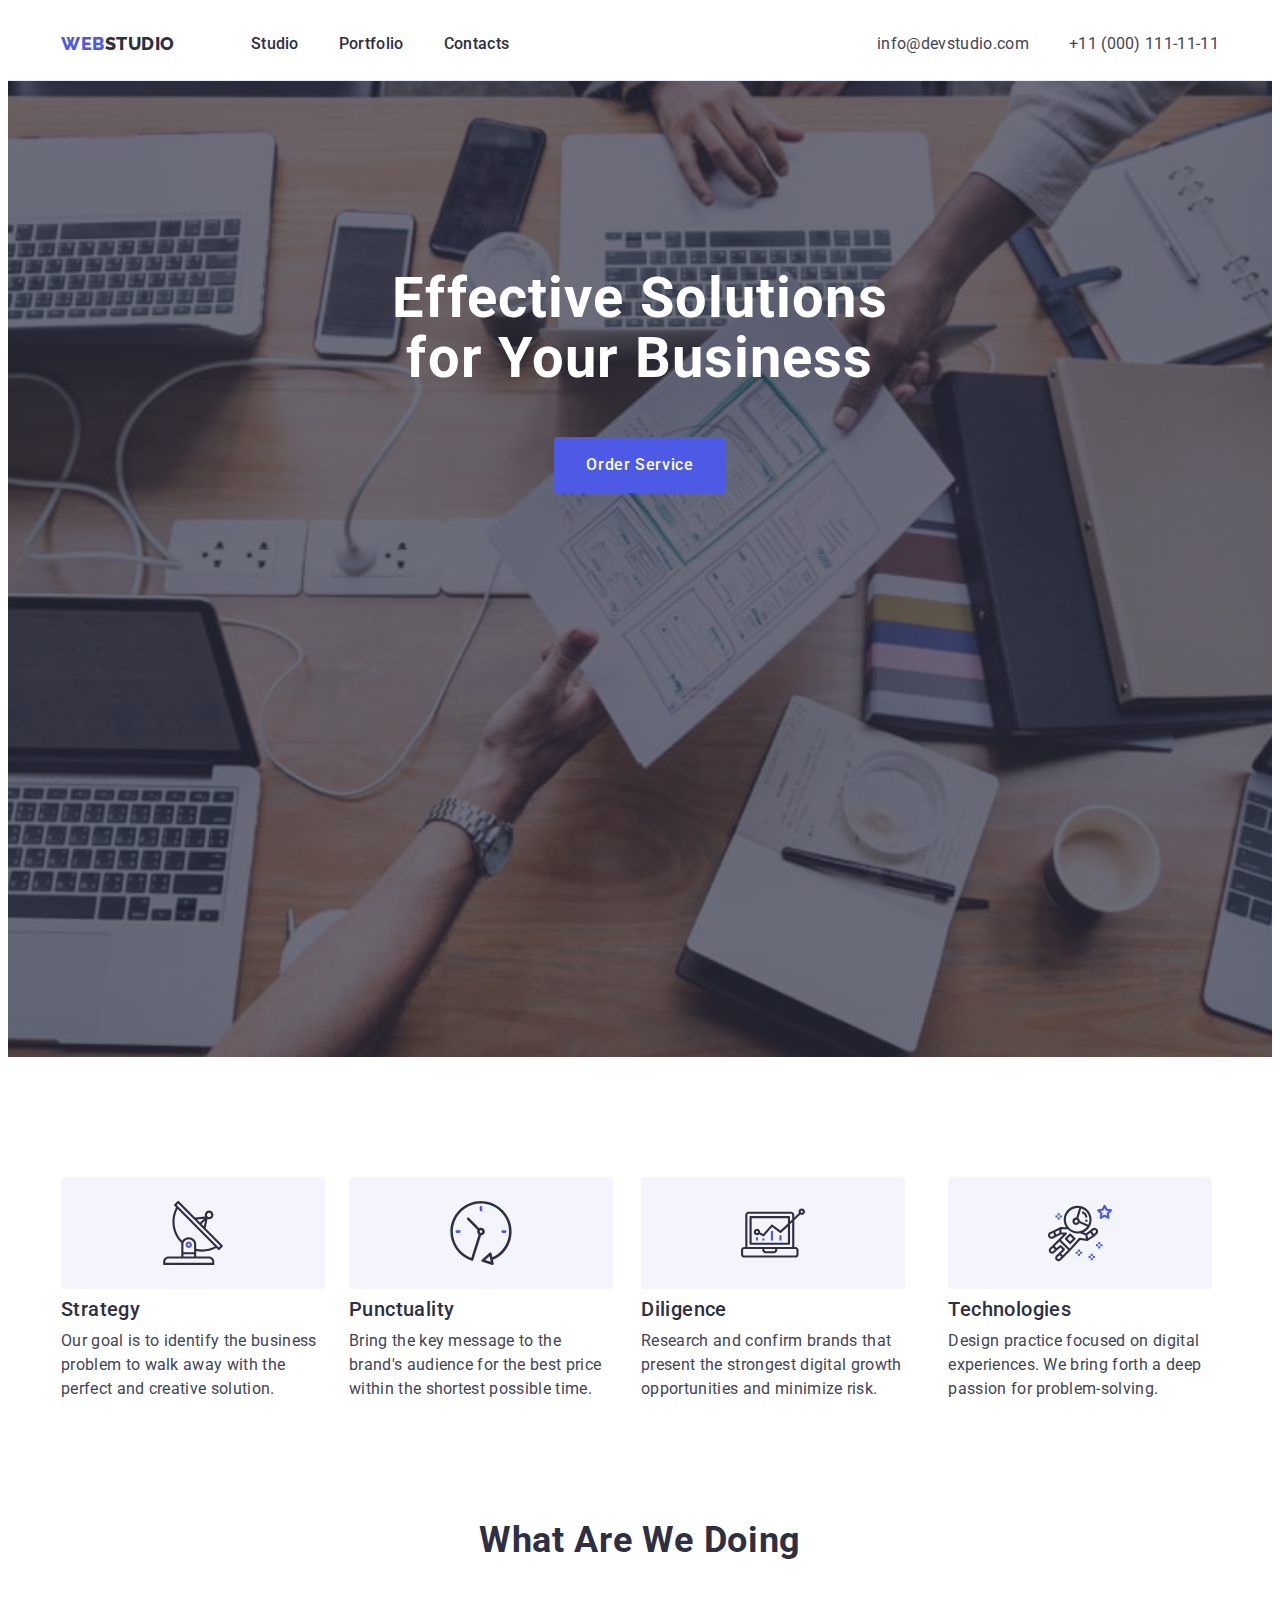
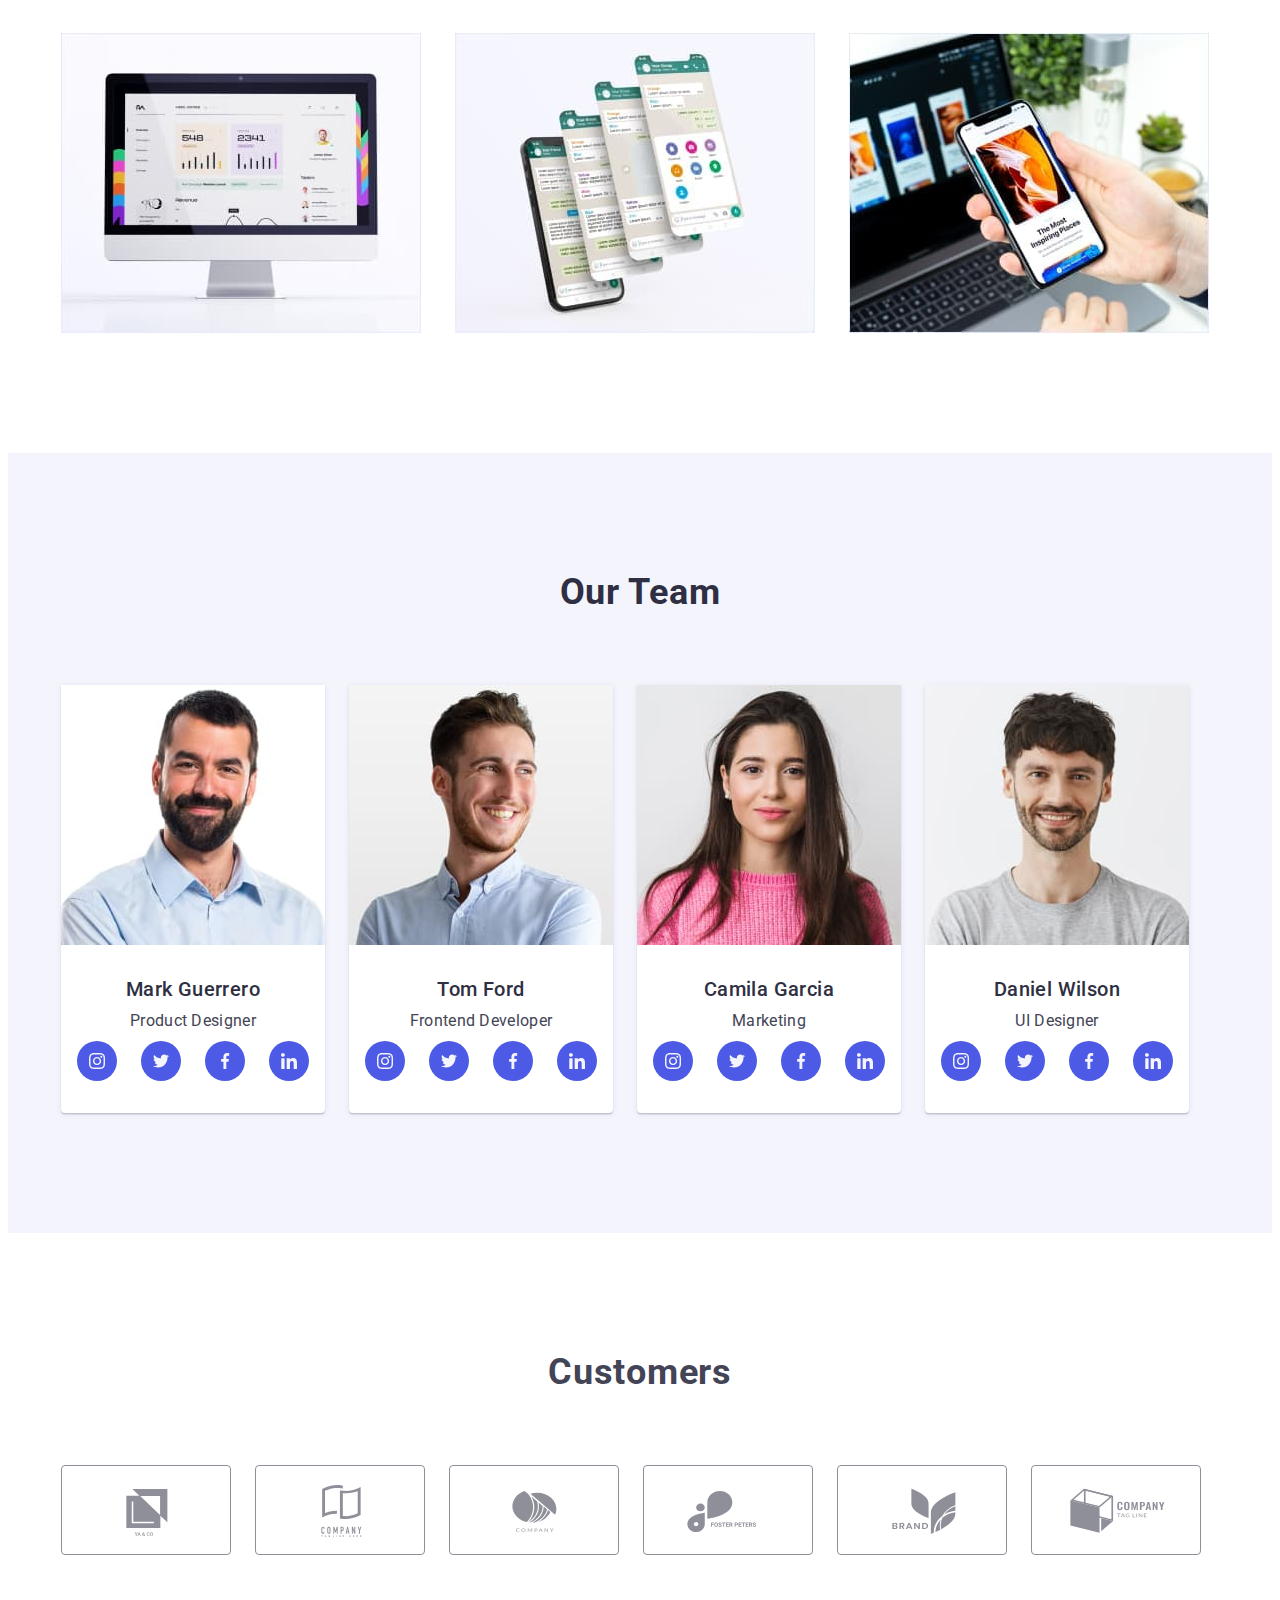
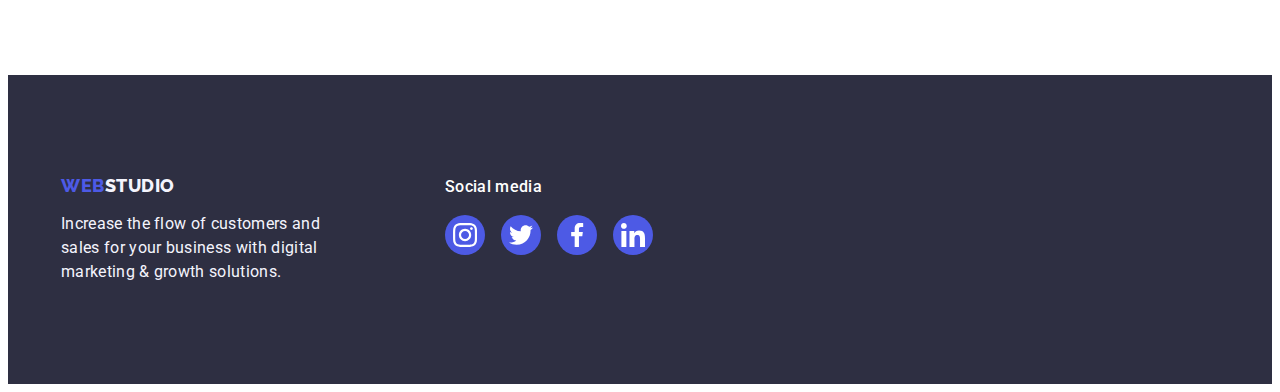
<file: index.html>
<!DOCTYPE html>
<html lang="en">
  <head>
    <meta charset="UTF-8" />
    <meta http-equiv="X-UA-Compatible" content="IE=edge" />
    <meta name="viewport" content="width=device-width, initial-scale=1.0" />
    <link rel="preconnect" href="https://fonts.googleapis.com" />
    <link rel="preconnect" href="https://fonts.gstatic.com" crossorigin />
    <link
      href="https://fonts.googleapis.com/css2?family=Raleway:wght@800&family=Roboto:wght@400;500;700;900&display=swap"
      rel="stylesheet"
    />
    <link
      rel="stylesheet"
      href="https://cdnjs.cloudflare.com/ajax/libs/modern-normalize/1.1.0/modern-normalize.min.css"
      integrity="sha512-wpPYUAdjBVSE4KJnH1VR1HeZfpl1ub8YT/NKx4PuQ5NmX2tKuGu6U/JRp5y+Y8XG2tV+wKQpNHVUX03MfMFn9Q=="
      crossorigin="anonymous"
      referrerpolicy="no-referrer"
    />
    <link rel="stylesheet" href="./css/styles.css" />
    <title>WEB STUDIO</title>
  </head>
  <body>
    <header class="header">
      <div class="container header-container">
        <nav class="header-navigation">
          <a class="header-logo link" href="./index.html"
            >Web<span class="header-logo-second">Studio</span>
          </a>
          <ul class="header-list list">
            <li class="header-item">
              <a class="header-link link" href="./index.html">Studio</a>
            </li>
            <li class="header-item">
              <a class="header-link link" href="./portfolio.html">Portfolio</a>
            </li>
            <li class="header-item">
              <a class="header-link link" href="">Contacts</a>
            </li>
          </ul>
        </nav>
        <address class="contacts">
          <ul class="contacts-list list">
            <li class="contacts-item">
              <a class="contacts-link link" href="mailto:info@devstudio.com"
                >info@devstudio.com</a
              >
            </li>
            <li class="contacts-item">
              <a class="contacts-link link" href="tel:+110001111111"
                >+11 (000) 111-11-11</a
              >
            </li>
          </ul>
        </address>
      </div>
    </header>
    <main>
      <!-- section1 -->
      <section class="hero">
        <div class="container">
          <h1 class="hero-title">Effective Solutions for Your Business</h1>
          <button class="hero-btn btn" type="button">Order Service</button>
        </div>
      </section>
      <!-- section2 -->
      <section class="privilage section">
        <div class="container feature-container">
          <h2 class="visually-hidden">Privilage</h2>
          <ul class="feature-list list">
            <li class="feature-items">
              <div class="feature-logo-icon">
                <svg class="feature-icon" width="64" height="64">
                  <use href="./images/sprite-svg.svg#icon-antenna"></use>
                </svg>
              </div>
              <h3 class="feature-title">Strategy</h3>
              <p class="feature-text">
                Our goal is to identify the business problem to walk away with
                the perfect and creative solution.
              </p>
            </li>
            <li class="feature-items">
              <div class="feature-logo-icon">
                <svg class="feature-icon" width="64" height="64">
                  <use href="./images/sprite-svg.svg#icon-clock-1"></use>
                </svg>
              </div>
              <h3 class="feature-title">Punctuality</h3>
              <p class="feature-text">
                Bring the key message to the brand's audience for the best price
                within the shortest possible time.
              </p>
            </li>
            <li class="feature-items">
              <div class="feature-logo-icon">
                <svg class="feature-icon" width="64" height="64">
                  <use href="./images/sprite-svg.svg#icon-diagram"></use>
                </svg>
              </div>
              <h3 class="feature-title">Diligence</h3>
              <p class="feature-text">
                Research and confirm brands that present the strongest digital
                growth opportunities and minimize risk.
              </p>
            </li>
            <li class="feature-items">
              <div class="feature-logo-icon">
                <svg class="feature-icon" width="64" height="64">
                  <use href="./images/sprite-svg.svg#icon-astronaut"></use>
                </svg>
              </div>
              <h3 class="feature-title">Technologies</h3>
              <p class="feature-text">
                Design practice focused on digital experiences. We bring forth a
                deep passion for problem-solving.
              </p>
            </li>
          </ul>
        </div>
      </section>
      <!-- section3 -->
      <section class="content">
        <div class="container">
          <h2 class="content-title">What are we doing</h2>
          <ul class="content-list list">
            <li class="contenitem">
              <img
                src="./images/img1.jpg"
                alt="img 1"
                width="360"
                height="300"
              />
            </li>
            <li class="content-item">
              <img
                src="./images/img2.jpg"
                alt="img 2"
                width="360"
                height="300"
              />
            </li>
            <li class="content-item">
              <img
                src="./images/img3.jpg"
                alt="img 3"
                width="360"
                height="300"
              />
            </li>
          </ul>
        </div>
      </section>
      <!-- section4 -->
      <section class="team section">
        <div class="container">
          <h2 class="team-title">Our Team</h2>
          <ul class="team-list list">
            <li class="team-item">
              <img src="./images/team-card1.jpg" alt="photo 1" width="264" />
              <div class="team-card">
                <h3 class="team-subtitle">Mark Guerrero</h3>
                <p class="team-text">Product Designer</p>
                <ul class="soc-list">
                  <li class="soc-item">
                    <a class="soc-link" href=""
                      ><svg class="soc-icon" width="16" height="16">
                        <use
                          href="./images/sprite-svg.svg#icon-instagram"
                        ></use></svg
                    ></a>
                  </li>
                  <li class="soc-item">
                    <a class="soc-link" href=""
                      ><svg class="soc-icon" width="16" height="16">
                        <use
                          href="./images/sprite-svg.svg#icon-twitter"
                        ></use></svg
                    ></a>
                  </li>
                  <li class="soc-item">
                    <a class="soc-link" href=""
                      ><svg class="soc-icon" width="16" height="16">
                        <use
                          href="./images/sprite-svg.svg#icon-facebook"
                        ></use></svg
                    ></a>
                  </li>
                  <li class="soc-item">
                    <a class="soc-link" href=""
                      ><svg class="soc-icon" width="16" height="16">
                        <use
                          href="./images/sprite-svg.svg#icon-linkedin"
                        ></use></svg
                    ></a>
                  </li>
                </ul>
              </div>
            </li>
            <li class="team-item">
              <img src="./images/team-card2.jpg" alt="photo 2" width="264" />
              <div class="team-card">
                <h3 class="team-subtitle">Tom Ford</h3>
                <p class="team-text">Frontend Developer</p>
                <ul class="soc-list">
                  <li class="soc-item">
                    <a class="soc-link" href=""
                      ><svg class="soc-icon" width="16" height="16">
                        <use
                          href="./images/sprite-svg.svg#icon-instagram"
                        ></use></svg
                    ></a>
                  </li>
                  <li class="soc-item">
                    <a class="soc-link" href=""
                      ><svg class="soc-icon" width="16" height="16">
                        <use
                          href="./images/sprite-svg.svg#icon-twitter"
                        ></use></svg
                    ></a>
                  </li>
                  <li class="soc-item">
                    <a class="soc-link" href=""
                      ><svg class="soc-icon" width="16" height="16">
                        <use
                          href="./images/sprite-svg.svg#icon-facebook"
                        ></use></svg
                    ></a>
                  </li>
                  <li class="soc-item">
                    <a class="soc-link" href=""
                      ><svg class="soc-icon" width="16" height="16">
                        <use
                          href="./images/sprite-svg.svg#icon-linkedin"
                        ></use></svg
                    ></a>
                  </li>
                </ul>
              </div>
            </li>
            <li class="team-item">
              <img src="./images/team-card3.jpg" alt="photo 3" width="264" />
              <div class="team-card">
                <h3 class="team-subtitle">Camila Garcia</h3>
                <p class="team-text">Marketing</p>
                <ul class="soc-list">
                  <li class="soc-item">
                    <a class="soc-link" href=""
                      ><svg class="soc-icon" width="16" height="16">
                        <use
                          href="./images/sprite-svg.svg#icon-instagram"
                        ></use></svg
                    ></a>
                  </li>
                  <li class="soc-item">
                    <a class="soc-link" href=""
                      ><svg class="soc-icon" width="16" height="16">
                        <use
                          href="./images/sprite-svg.svg#icon-twitter"
                        ></use></svg
                    ></a>
                  </li>
                  <li class="soc-item">
                    <a class="soc-link" href=""
                      ><svg class="soc-icon" width="16" height="16">
                        <use
                          href="./images/sprite-svg.svg#icon-facebook"
                        ></use></svg
                    ></a>
                  </li>
                  <li class="soc-item">
                    <a class="soc-link" href=""
                      ><svg class="soc-icon" width="16" height="16">
                        <use
                          href="./images/sprite-svg.svg#icon-linkedin"
                        ></use></svg
                    ></a>
                  </li>
                </ul>
              </div>
            </li>

            <li class="team-item">
              <img src="./images/team-card4.jpg" alt="photo 4" width="264" />
              <div class="team-card">
                <h3 class="team-subtitle">Daniel Wilson</h3>
                <p class="team-text">UI Designer</p>
                <ul class="soc-list">
                  <li class="soc-item">
                    <a class="soc-link" href=""
                      ><svg class="soc-icon" width="16" height="16">
                        <use
                          href="./images/sprite-svg.svg#icon-instagram"
                        ></use></svg
                    ></a>
                  </li>
                  <li class="soc-item">
                    <a class="soc-link" href=""
                      ><svg class="soc-icon" width="16" height="16">
                        <use
                          href="./images/sprite-svg.svg#icon-twitter"
                        ></use></svg
                    ></a>
                  </li>
                  <li class="soc-item">
                    <a class="soc-link" href=""
                      ><svg class="soc-icon" width="16" height="16">
                        <use
                          href="./images/sprite-svg.svg#icon-facebook"
                        ></use></svg
                    ></a>
                  </li>
                  <li class="soc-item">
                    <a class="soc-link" href=""
                      ><svg class="soc-icon" width="16" height="16">
                        <use
                          href="./images/sprite-svg.svg#icon-linkedin"
                        ></use></svg
                    ></a>
                  </li>
                </ul>
              </div>
            </li>
          </ul>
        </div>
      </section>
      <!-- Section 5 -->
      <section class="customers">
        <div class="container">
          <h2 class="customers-title">Customers</h2>
          <ul class="customers-list">
            <li class="customers-item">
              <a class="customers-link" href=""
                ><svg class="customers-icon" width="104" height="56">
                  <use href="./images/sprite-svg.svg#icon-Logo1"></use></svg
              ></a>
            </li>
            <li class="customers-item">
              <a class="customers-link" href="">
                <svg class="customers-icon" width="104" height="56">
                  <use href="./images/sprite-svg.svg#icon-Logo2"></use></svg
              ></a>
            </li>
            <li class="customers-item">
              <a class="customers-link" href=""
                ><svg class="customers-icon" width="104" height="56">
                  <use href="./images/sprite-svg.svg#icon-Logo3"></use></svg
              ></a>
            </li>
            <li class="customers-item">
              <a class="customers-link" href=""
                ><svg class="customers-icon" width="104" height="56">
                  <use href="./images/sprite-svg.svg#icon-Logo4"></use></svg
              ></a>
            </li>
            <li class="customers-item">
              <a class="customers-link" href=""
                ><svg class="customers-icon" width="104" height="56">
                  <use href="./images/sprite-svg.svg#icon-Logo5"></use></svg
              ></a>
            </li>
            <li class="customers-item">
              <a class="customers-link" href="">
                <svg class="customers-icon" width="104" height="56">
                  <use href="./images/sprite-svg.svg#icon-Logo6"></use></svg
              ></a>
            </li>
          </ul>
        </div>
      </section>
    </main>
    <footer class="footer">
      <div class="container footer-container">
        <div class="footer-logo-wrap">
          <a class="footer-logo link" href="./index.html"
            >Web<span class="footer-logo-second">Studio</span></a
          >
          <p class="footer-text">
            Increase the flow of customers and sales for your business with
            digital marketing & growth solutions.
          </p>
        </div>
        <div class="footer-soc-wrap">
          <p class="footer-soc-text">Social media</p>
          <ul class="footer-soc-list">
            <li class="footer-soc-item">
              <a class="footer-soc-link" href="">
                <svg class="footer-soc-icon" width="24" height="24">
                  <use href="./images/sprite-svg.svg#icon-instagram"></use>
                </svg>
              </a>
            </li>
            <li class="footer-soc-item">
              <a class="footer-soc-link" href="">
                <svg class="footer-soc-icon" width="24" height="24">
                  <use href="./images/sprite-svg.svg#icon-twitter"></use>
                </svg>
              </a>
            </li>
            <li class="footer-soc-item">
              <a class="footer-soc-link" href="">
                <svg class="footer-soc-icon" width="24" height="24">
                  <use href="./images/sprite-svg.svg#icon-facebook"></use>
                </svg>
              </a>
            </li>
            <li class="footer-soc-item">
              <a class="footer-soc-link" href="">
                <svg class="footer-soc-icon" width="24" height="24">
                  <use href="./images/sprite-svg.svg#icon-linkedin"></use>
                </svg>
              </a>
            </li>
          </ul>
        </div>
      </div>
    </footer>
  </body>
</html>
</file>
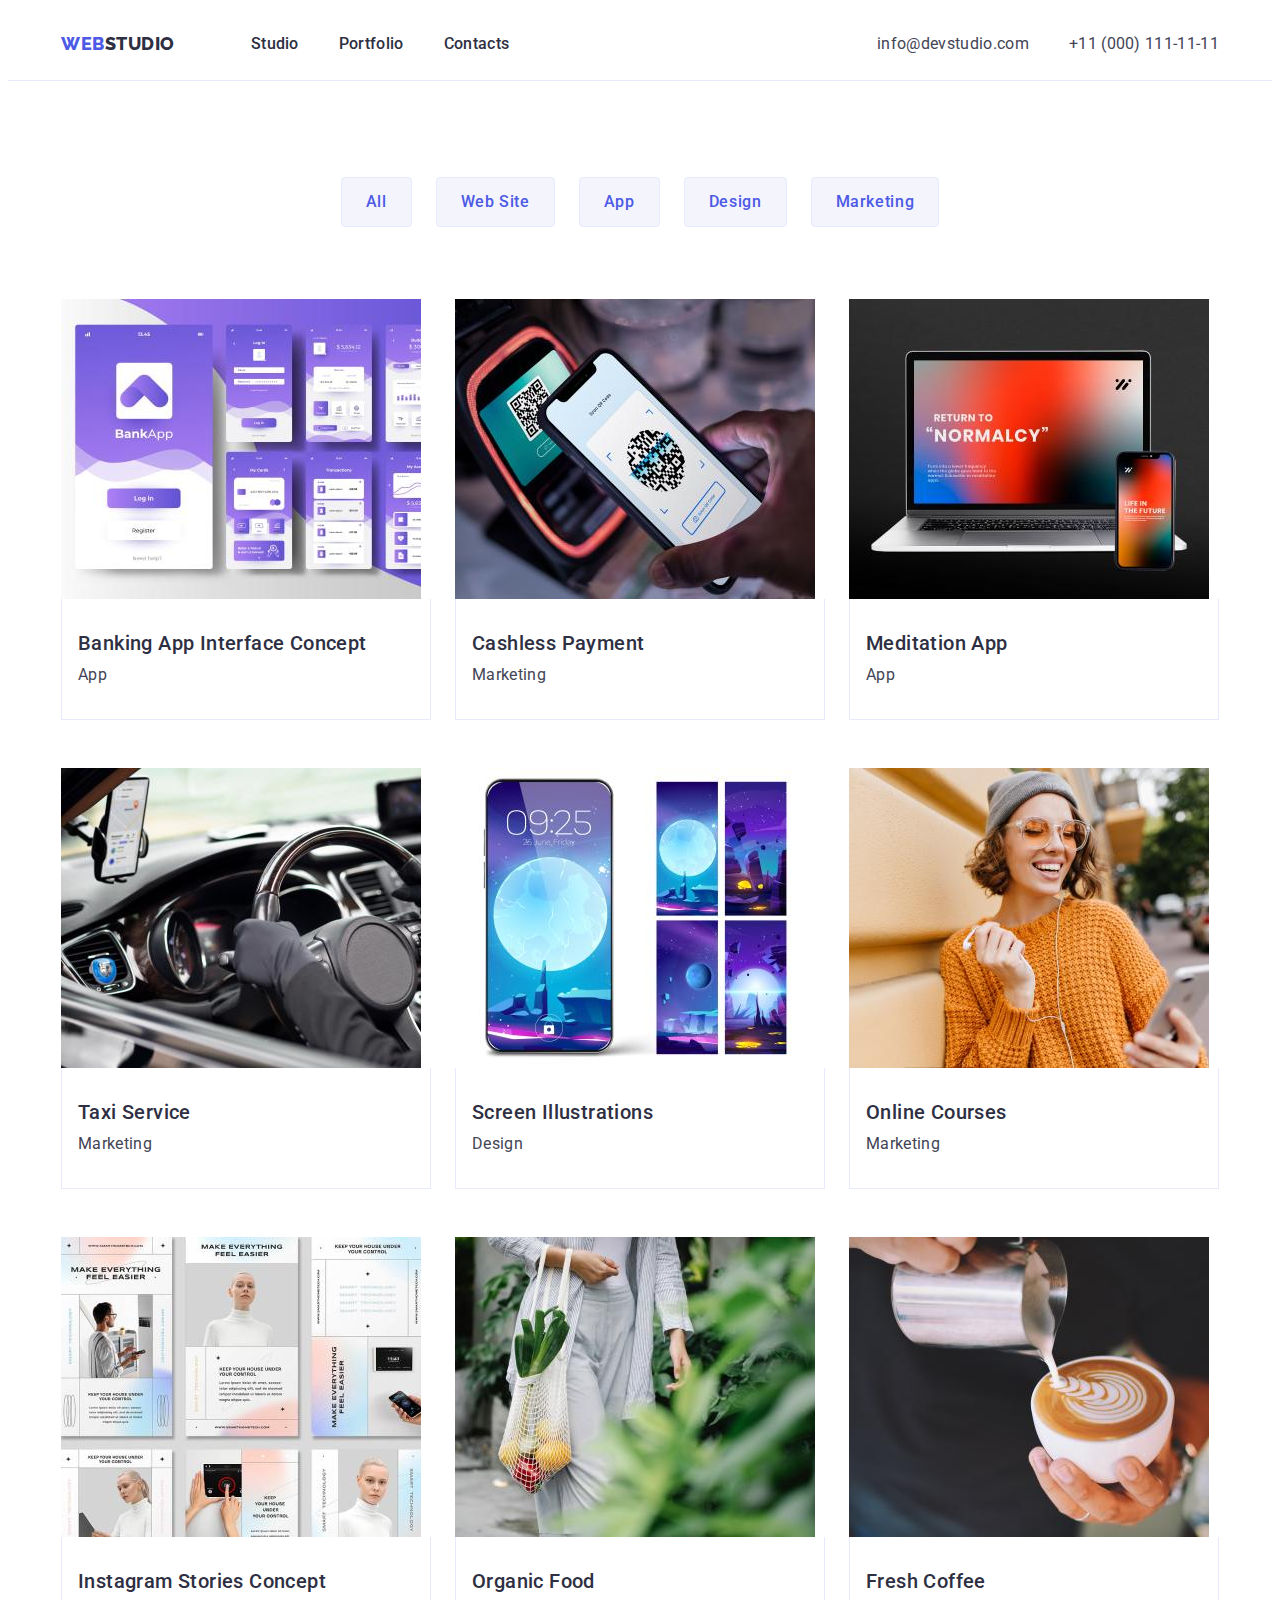
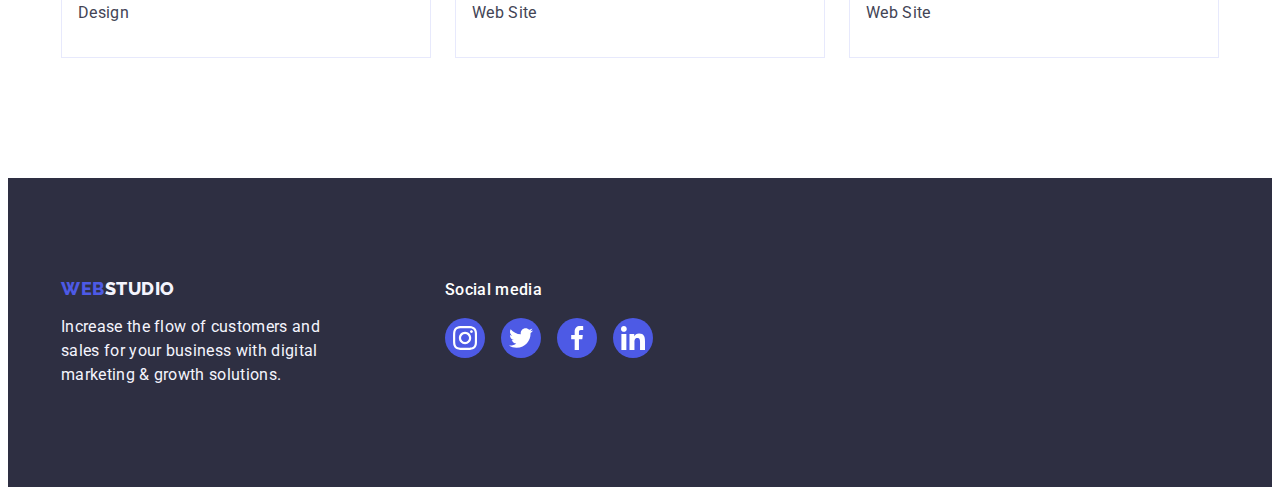
<file: portfolio.html>
<!DOCTYPE html>
<html lang="en">
  <head>
    <meta charset="UTF-8" />
    <meta http-equiv="X-UA-Compatible" content="IE=edge" />
    <meta name="viewport" content="width=device-width, initial-scale=1.0" />
    <link rel="preconnect" href="https://fonts.googleapis.com" />
    <link rel="preconnect" href="https://fonts.gstatic.com" crossorigin />
    <link
      href="https://fonts.googleapis.com/css2?family=Raleway:wght@800&family=Roboto:wght@400;500;700;900&display=swap"
      rel="stylesheet"
    />
    <link
      rel="stylesheet"
      href="https://cdnjs.cloudflare.com/ajax/libs/modern-normalize/1.1.0/modern-normalize.min.css"
      integrity="sha512-wpPYUAdjBVSE4KJnH1VR1HeZfpl1ub8YT/NKx4PuQ5NmX2tKuGu6U/JRp5y+Y8XG2tV+wKQpNHVUX03MfMFn9Q=="
      crossorigin="anonymous"
      referrerpolicy="no-referrer"
    />
    <link rel="stylesheet" href="./css/styles.css" />
    <title>Portfolio</title>
  </head>
  <body>
    <header class="header">
      <div class="container header-container">
        <nav class="header-navigation">
          <a class="header-logo link" href="./index.html"
            >Web<span class="header-logo-second">Studio</span></a
          >
          <ul class="header-list list">
            <li class="header-item">
              <a class="header-link link" href="./index.html">Studio</a>
            </li>
            <li class="header-item">
              <a class="header-link link" href="./portfolio.html">Portfolio</a>
            </li>
            <li class="header-item">
              <a class="header-link link" href="">Contacts</a>
            </li>
          </ul>
        </nav>
        <address class="contacts">
          <ul class="contacts-list list">
            <li class="contacts-item">
              <a class="contacts-link link" href="mailto:info@devstudio.com"
                >info@devstudio.com</a
              >
            </li>
            <li class="contacts-item">
              <a class="contacts-link link" href="tel:+110001111111"
                >+11 (000) 111-11-11</a
              >
            </li>
          </ul>
        </address>
      </div>
    </header>
    <main class="main-content">
      <section class="filter-buttons">
        <div class="container">
          <h1 class="visually-hidden">Filter</h1>
          <ul class="filter-list list">
            <li class="filter-item">
              <button class="filter-btn btn" type="button">All</button>
            </li>
            <li class="filter-item">
              <button class="filter-btn btn" type="button">Web Site</button>
            </li>
            <li class="filter-item">
              <button class="filter-btn btn" type="button">App</button>
            </li>
            <li class="filter-item">
              <button class="filter-btn btn" type="button">Design</button>
            </li>
            <li class="filter-item">
              <button class="filter-btn btn" type="button">Marketing</button>
            </li>
          </ul>
          <ul class="products-list list">
            <li class="products-item">
              <a class="products-link" href=""
                ><img src="./images/banking.jpg" alt="bank app" width="360" />
                <div class="products-card">
                  <h2 class="products-title">Banking App Interface Concept</h2>
                  <p class="products-text">App</p>
                </div></a
              >
            </li>
            <li class="products-item">
              <a class="products-link" href=""
                ><img src="./images/phone.jpg" alt="phone pic" width="360" />
                <div class="products-card">
                  <h2 class="products-title">Cashless Payment</h2>
                  <p class="products-text">Marketing</p>
                </div></a
              >
            </li>
            <li class="products-item">
              <a class="products-link" href=""
                ><img src="./images/comp.jpg" alt="computer" width="360" />

                <div class="products-card">
                  <h2 class="products-title">Meditation App</h2>
                  <p class="products-text">App</p>
                </div></a
              >
            </li>
            <li class="products-item">
              <a class="products-link" href="">
                <img src="./images/taxi.jpg" alt="taxi" width="360" />

                <div class="products-card">
                  <h2 class="products-title">Taxi Service</h2>
                  <p class="products-text">Marketing</p>
                </div></a
              >
            </li>
            <li class="products-item">
              <a class="products-link" href=""
                ><img
                  src="./images/phone2.jpg"
                  alt="screen illustration"
                  width="360"
                />

                <div class="products-card">
                  <h2 class="products-title">Screen Illustrations</h2>
                  <p class="products-text">Design</p>
                </div></a
              >
            </li>
            <li class="products-item">
              <a class="products-link" href="">
                <img src="./images/girl.jpg" alt="girl" width="360" />

                <div class="products-card">
                  <h2 class="products-title">Online Courses</h2>
                  <p class="products-text">Marketing</p>
                </div></a
              >
            </li>
            <li class="products-item">
              <a class="products-link" href=""
                ><img
                  src="./images/insta.jpg"
                  alt="instagram img"
                  width="360"
                />

                <div class="products-card">
                  <h2 class="products-title">Instagram Stories Concept</h2>
                  <p class="products-text">Design</p>
                </div></a
              >
            </li>
            <li class="products-item">
              <a class="products-link" href="">
                <img src="./images/food.jpg" alt="food" width="360" />

                <div class="products-card">
                  <h2 class="products-title">Organic Food</h2>
                  <p class="products-text">Web Site</p>
                </div></a
              >
            </li>
            <li class="products-item">
              <a class="products-link" href=""
                ><img src="./images/cofee.jpg" alt="cofee" width="360" />

                <div class="products-card">
                  <h2 class="products-title">Fresh Coffee</h2>
                  <p class="products-text">Web Site</p>
                </div></a
              >
            </li>
          </ul>
        </div>
      </section>
    </main>
    <footer class="footer">
      <div class="container footer-container">
        <div class="footer-logo-wrap">
          <a class="footer-logo link" href="./index.html"
            >Web<span class="footer-logo-second">Studio</span></a
          >
          <p class="footer-text">
            Increase the flow of customers and sales for your business with
            digital marketing & growth solutions.
          </p>
        </div>
        <div class="footer-soc-wrap">
          <p class="footer-soc-text">Social media</p>
          <ul class="footer-soc-list">
            <li class="footer-soc-item">
              <a class="footer-soc-link" href="">
                <svg class="footer-soc-icon" width="24" height="24">
                  <use href="./images/sprite-svg.svg#icon-instagram"></use>
                </svg>
              </a>
            </li>
            <li class="footer-soc-item">
              <a class="footer-soc-link" href="">
                <svg class="footer-soc-icon" width="24" height="24">
                  <use href="./images/sprite-svg.svg#icon-twitter"></use>
                </svg>
              </a>
            </li>
            <li class="footer-soc-item">
              <a class="footer-soc-link" href="">
                <svg class="footer-soc-icon" width="24" height="24">
                  <use href="./images/sprite-svg.svg#icon-facebook"></use>
                </svg>
              </a>
            </li>
            <li class="footer-soc-item">
              <a class="footer-soc-link" href="">
                <svg class="footer-soc-icon" width="24" height="24">
                  <use href="./images/sprite-svg.svg#icon-linkedin"></use>
                </svg>
              </a>
            </li>
          </ul>
        </div>
      </div>
    </footer>
  </body>
</html>
</file>
<file: css/styles.css>
:root {
  --main-title-color: #434455;
  --second-title-color: #2e2f42;
  --third-title-color: #4d5ae5;
  --main-background-color: #ffffff;
  --second-background-color: #f4f4fd;
  --third-background-color: #2e2f42;
}
p,
h1,
h2,
h3,
h4,
h5,
h6 {
  margin: 0;
}
ul {
  margin: 0;
  padding-left: 0;
}
li {
  list-style: none;
}
a {
  text-decoration: none;
}
button {
  cursor: pointer;
}
adress {
  font-style: normal;
}
img {
  display: block;
}
body {
  font-family: "Roboto", sans-serif;
  color: #434455;
  background-color: var(--main-background-color);
}
.visually-hidden {
  position: absolute;
  width: 1px;
  height: 1px;
  margin: -1px;
  border: 0;
  padding: 0;

  white-space: nowrap;
  clip-path: inset(100%);
  clip: rect(0 0 0 0);
  overflow: hidden;
}
.container {
  width: 1158px;
  padding-left: 15px;
  padding-right: 15px;
  margin: 0 auto;
  /* outline: 2px solid red; */
}
.section {
  padding-top: 120px;
  padding-bottom: 120px;
}
/*!------------------HEADER---------------------- */
.header-container {
  display: flex;
  align-items: center;
}
.header {
  background-color: var(--main-background-color);
  padding-top: 24px;
  padding-bottom: 24px;
  border-bottom: 1px solid #e7e9fc;
}
.header-navigation {
  display: flex;
  margin-right: auto;
}
.header-logo {
  font-family: "Raleway", sans-serif;
  display: inline-flex;
  margin-right: 76px;
}
.header-logo {
  font-family: "Raleway", sans-serif;
  font-style: normal;
  font-weight: 800;
  font-size: 18px;
  line-height: 1.17;
  display: flex;
  align-items: center;
  letter-spacing: 0.03em;
  text-transform: uppercase;
  color: var(--third-title-color);
}
.header-logo-second {
  font-family: "Raleway", sans-serif;
  font-style: normal;
  font-weight: 800;
  font-size: 18px;
  line-height: 1.17;
  display: flex;
  align-items: center;
  letter-spacing: 0.03em;
  text-transform: uppercase;
  color: var(--second-title-color);
}
.header-list {
  display: flex;
  gap: 40px;
}

.header-link:hover {
  color: #404bbf;
}
.header-link:focus {
  color: #404bbf;
}
.header-link {
  font-weight: 500;
  font-size: 16px;
  line-height: 1.5;
  letter-spacing: 0.02em;
  color: var(--second-title-color);
}
.contacts {
  font-style: normal;
}
.contacts-list {
  display: flex;
  gap: 40px;
}
.contacts-link:hover {
  color: #404bbf;
}
.contacts-link:focus {
  color: #404bbf;
}
.contacts-link {
  font-weight: 400;
  font-size: 16px;
  line-height: 1.5;
  letter-spacing: 0.02em;
  color: var(--main-title-color);
}
/*! --------------------HERO--------------- */
.hero {
  background-color: var(--third-background-color);
  background-image: linear-gradient(
      rgba(46, 47, 66, 0.7),
      rgba(46, 47, 66, 0.7)
    ),
    url(../images/hero-bg.jpg);
  background-repeat: no-repeat;
  background-position: center;
  background-size: cover;
  background-color: var(--third-background-color);
  padding-top: 188px;
  padding-bottom: 188px;
  max-width: 1440px;
  height: 600px;
  display: block;
  margin: 0 auto;
}
.hero-title {
  font-size: 56px;
  line-height: 1.07;
  text-align: center;
  letter-spacing: 0.02em;
  color: #ffffff;
  max-width: 496px;
  margin: 0 auto;
  margin-bottom: 48px;
}
.hero-btn:hover {
  background-color: #404bbf;
}
.hero-btn:focus {
  background-color: #404bbf;
}
.hero-btn {
  background-color: #4d5ae5;
  margin: 0 auto;
}
.hero-btn {
  min-width: 169px;
  font-family: "Roboto", sans-serif;
  font-style: normal;
  font-weight: 500;
  font-size: 16px;
  line-height: 1.5;
  display: block;
  align-items: center;
  letter-spacing: 0.04em;
  color: #ffffff;
  border-radius: 4px;
  padding: 16px 32px;
  border: none;
}
/* !-----------------PRIVILAGE------------- */

.feature-title {
  font-weight: 500;
  font-size: 20px;
  line-height: 1.2;
  letter-spacing: 0.02em;
  color: var(--second-title-color);
  margin-bottom: 8px;
  margin-top: 8px;
}
.feature-list {
  display: flex;
  gap: 24px;
}
.feature-text {
  font-size: 16px;
  line-height: 1.5;
  letter-spacing: 0.02em;
  color: var(--main-title-color);
}
.feature-logo-icon {
  display: flex;
  justify-content: center;
  align-items: center;
  width: 264px;
  height: 112px;
  background-color: #f4f4fd;
  border-radius: 4px;
}

/*! ------------------CONTENT--------------- */
.content {
  padding-bottom: 120px;
}
.content-list {
  display: flex;
  gap: 24px;
}
.content-list li {
  width: calc((100% - 48px) / 3);
}

.content-title {
  font-size: 36px;
  line-height: 1.11;
  text-align: center;
  letter-spacing: 0.02em;
  text-transform: capitalize;
  color: var(--second-title-color);
  margin-bottom: 72px;
}
/*! ------------------TEAM------------------ */
.team {
  background-color: #f4f4fd;
}

.team-list {
  display: flex;
  gap: 24px;
}

.team-title {
  font-size: 36px;
  line-height: 1.11;
  text-align: center;
  letter-spacing: 0.02em;
  text-transform: capitalize;
  color: var(--second-title-color);
  margin-bottom: 72px;
}
.team-item {
  background-color: #ffffff;
  box-shadow: 0px 1px 6px rgba(46, 47, 66, 0.08),
    0px 1px 1px rgba(46, 47, 66, 0.16), 0px 2px 1px rgba(46, 47, 66, 0.08);
  border-radius: 0px 0px 4px 4px;
}
.team-subtitle {
  font-weight: 500;
  font-size: 20px;
  line-height: 1.2;
  text-align: center;
  letter-spacing: 0.02em;
  color: var(--second-title-color);
  margin-bottom: 8px;
}
.team-text {
  font-size: 16px;
  line-height: 1.5;
  text-align: center;
  letter-spacing: 0.02em;
  color: var(--main-title-color);
  margin-bottom: 8px;
}
.team-card {
  padding: 32px 16px;
}

.soc-list {
  display: flex;
  justify-content: center;
  gap: 24px;
}
.soc-item {
  width: 40px;
  height: 40px;
}
.soc-link {
  width: 100%;
  height: 100%;
  border-radius: 50%;
  background-color: #4d5ae5;
  display: flex;
  align-items: center;
  justify-content: center;
  color: #f4f4fd;
}
.soc-link:hover,
.soc-link:focus {
  background-color: #404bbf;
}
.soc-icon {
  fill: currentColor;
}
/* !---------------CUSTOMERS-------------------------- */
.customers {
  padding-top: 120px;
  padding-bottom: 120px;
}
.customers-title {
  font-size: 36px;
  line-height: 1.11;
  text-align: center;
  letter-spacing: 0.02em;
  text-transform: capitalize;
  margin-bottom: 72px;
}
.customers-list {
  display: flex;
  gap: 24px;
}
.customers-link {
  display: flex;
  justify-content: center;
  align-items: center;

  width: 168px;
  height: 88px;
  color: #8e8f99;
  border: 1px solid currentColor;
  border-radius: 4px;
}

.customers-icon {
  fill: currentColor;
}
.customers-link:hover {
  color: #404bbf;
}
.customers-link:focus {
  color: #404bbf;
}
/* !-------------------FOOTER------------- */
.footer {
  background-color: var(--second-title-color);
  padding-top: 100px;
  padding-bottom: 100px;
}
.footer-container {
  display: flex;
}
.footer-text {
  font-weight: 400;
  font-size: 16px;
  line-height: 1.5;
  letter-spacing: 0.02em;
  color: #f4f4fd;
  max-width: 264px;
}
.footer-logo {
  font-family: "Raleway", sans-serif;
  font-style: normal;
  font-weight: 800;
  font-size: 18px;
  line-height: 1.17;
  display: flex;
  align-items: center;
  letter-spacing: 0.03em;
  text-transform: uppercase;
  color: var(--third-title-color);
  margin-bottom: 16px;
}
.footer-logo-second {
  font-family: "Raleway";
  font-style: normal;
  font-weight: 800;
  font-size: 18px;
  line-height: 1.17;
  display: flex;
  align-items: center;
  letter-spacing: 0.03em;
  text-transform: uppercase;
  color: #f4f4fd;
}
.footer-soc-wrap {
  margin-left: 120px;
}
.footer-soc-text {
  font-weight: 500;
  font-size: 16px;
  line-height: 1.5;
  letter-spacing: 0.02em;
  color: #ffffff;
  margin-bottom: 16px;
}
.footer-soc-list {
  display: flex;
  gap: 16px;
}
.footer-soc-item {
  width: 40px;
  height: 40px;
}
.footer-soc-link {
  width: 100%;
  height: 100%;
  border-radius: 50%;
  background-color: #4d5ae5;
  color: #ffffff;
  display: flex;
  align-items: center;
  justify-content: center;
}
.footer-soc-link:hover,
.footer-soc-link:focus {
  background-color: #31d0aa;
}
.footer-soc-icon {
  fill: currentColor;
}
/* !----------------MAIN_CONTENT------ */

.filter-buttons {
  padding-top: 96px;
  padding-bottom: 120px;
}
.filter-list {
  margin-bottom: 72px;
  display: flex;
  justify-content: center;
  gap: 24px;
}
.filter-btn:is(:hover, :focus) {
  background-color: #404bbf;
  color: #ffffff;
}
.filter-btn {
  background-color: var(--second-background-color);
  border: 1px solid #e7e9fc;
  border-radius: 4px;
  padding: 12px 24px;
}
.filter-btn:is(:hover, :focus) {
  box-shadow: 0px 4px 4px rgba(0, 0, 0, 0.15);
}
.filter-btn {
  font-family: "Roboto", sans-serif;
  font-style: normal;
  font-weight: 500;
  font-size: 16px;
  line-height: 1.5;
  display: flex;
  align-items: center;
  text-align: center;
  letter-spacing: 0.04em;
  color: var(--third-title-color);
}
.products-list {
  display: flex;
  align-items: center;
  flex-wrap: wrap;
  gap: 48px 24px;
  margin-top: 72px;
}
.products-item {
  flex-basis: calc((100% - 48px) / 3);
}
.products-link {
  display: block;
  max-width: 100%;
}
.products-link:hover,
.products-link:focus {
  box-shadow: 0px 1px 6px rgba(46, 47, 66, 0.08),
    0px 1px 1px rgba(46, 47, 66, 0.16), 0px 2px 1px rgba(46, 47, 66, 0.08);
}
.products-title {
  font-weight: 500;
  font-size: 20px;
  line-height: 1.2;
  letter-spacing: 0.02em;
  color: var(--second-title-color);
  margin-bottom: 8px;
}
.products-text {
  font-size: 16px;
  line-height: 1.5;
  letter-spacing: 0.02em;
  color: var(--main-title-color);
}
.products-card {
  padding: 32px 16px;
  border: 1px solid #e7e9fc;
  border-top: none;
}

.products:hover {
  box-shadow: 0px 1px 6px rgba(46, 47, 66, 0.08),
    0px 1px 1px rgba(46, 47, 66, 0.16), 0px 2px 1px rgba(46, 47, 66, 0.08);
}
</file>
